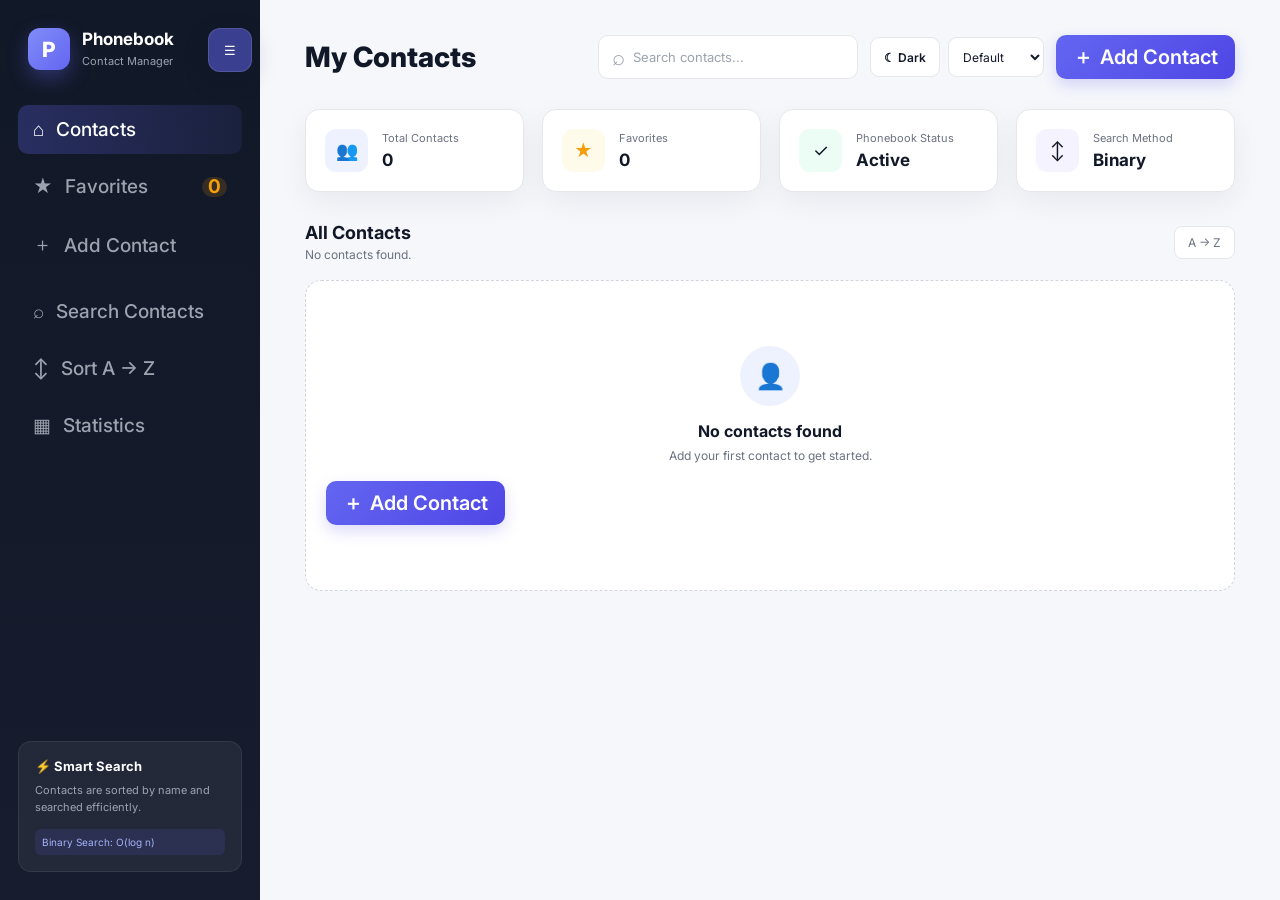
<file: index.html>
<!DOCTYPE html>
<html lang="en">

<head>
  <meta charset="UTF-8">

  <meta
    name="viewport"
    content="width=device-width, initial-scale=1.0"
  >

  <meta
    name="description"
    content="Phonebook Contact Manager"
  >

  <meta
    name="theme-color"
    content="#111827"
  >

  <title>Phonebook | Contact Manager</title>

  <link
    rel="stylesheet"
 href="style.css"
  >
</head>

<body>

  <!-- SIDEBAR TOGGLE -->
  <button
    class="sidebar-toggle"
    id="sidebarToggle"
    type="button"
    aria-label="Toggle sidebar"
    aria-expanded="true"
    title="Close sidebar"
  >
    <span></span>
    <span></span>
    <span></span>
  </button>


  <!-- APPLICATION -->
  <div class="app">

    <!-- SIDEBAR -->
    <aside
      class="sidebar"
      aria-label="Main navigation"
    >

      <!-- BRAND -->
      <div class="brand">

        <div
          class="brand-icon"
          aria-hidden="true"
        >
          P
        </div>

        <div>
          <h1>Phonebook</h1>

          <span>
            Contact Manager
          </span>
        </div>

      </div>


      <!-- NAVIGATION -->
      <nav>

        <!-- CONTACTS -->
        <button
          class="nav-item active"
          id="contactsNav"
          type="button"
          title="View all contacts"
        >
          <span aria-hidden="true">⌂</span>

          <span>
            Contacts
          </span>
        </button>


        <!-- FAVORITES -->
        <button
          class="nav-item"
          id="favoriteNav"
          type="button"
          title="View favorite contacts"
        >
          <span aria-hidden="true">★</span>

          <span>
            Favorites
          </span>

          <span
            class="favorite-badge"
            id="favoriteNavCount"
            aria-label="Favorite contacts"
          >
            0
          </span>
        </button>


        <!-- ADD CONTACT -->
        <button
          class="nav-item"
          id="addNav"
          type="button"
          title="Add a new contact"
        >
          <span aria-hidden="true">＋</span>

          <span>
            Add Contact
          </span>
        </button>


        <div
          class="sidebar-divider"
          aria-hidden="true"
        ></div>


        <!-- SEARCH -->
        <button
          class="nav-item"
          id="searchNav"
          type="button"
          title="Search contacts"
        >
          <span aria-hidden="true">⌕</span>

          <span>
            Search Contacts
          </span>
        </button>


        <!-- SORT -->
        <button
          class="nav-item"
          id="sortNav"
          type="button"
          title="Sort contacts alphabetically"
        >
          <span aria-hidden="true">↕</span>

          <span>
            Sort A → Z
          </span>
        </button>


        <!-- STATISTICS -->
        <button
          class="nav-item"
          id="statsNav"
          type="button"
          title="View statistics"
        >
          <span aria-hidden="true">▦</span>

          <span>
            Statistics
          </span>
        </button>

      </nav>


      <!-- SIDEBAR BOTTOM -->
      <div class="sidebar-bottom">

        <div class="algorithm-card">

          <div class="algorithm-title">
            <span aria-hidden="true">⚡</span>
            Smart Search
          </div>

          <p>
            Contacts are sorted by name
            and searched efficiently.
          </p>

          <div class="complexity">
            Binary Search: O(log n)
          </div>

        </div>

      </div>

    </aside>


    <!-- MAIN CONTENT -->
    <main class="main">

      <!-- TOP BAR -->
      <header class="topbar">

        <!-- PAGE TITLE -->
        <div class="page-title">

          <h2>
            My Contacts
          </h2>

        </div>


        <!-- TOP ACTIONS -->
        <div class="top-actions">

          <!-- SEARCH -->
          <div
            class="search-box"
            role="search"
          >

            <span aria-hidden="true">
              ⌕
            </span>

            <input
              type="search"
              id="searchInput"
              placeholder="Search contacts..."
              autocomplete="off"
              aria-label="Search contacts"
            >

          </div>


          <!-- THEME CONTROLS -->
          <div class="theme-controls">

            <button
              type="button"
              class="theme-button"
              id="themeButton"
              title="Switch to dark mode"
            >
              ☾ Dark
            </button>


            <select
              class="background-select"
              id="backgroundSelect"
              title="Change background"
              aria-label="Choose background"
            >
              <option value="default">
                Default
              </option>

              <option value="lavender">
                Lavender
              </option>

              <option value="blue">
                Soft Blue
              </option>

              <option value="mint">
                Mint
              </option>

              <option value="slate">
                Slate
              </option>
            </select>

          </div>


          <!-- ADD CONTACT -->
          <button
            class="add-button"
            id="addButton"
            type="button"
            title="Add a new contact"
          >
            <span aria-hidden="true">
              ＋
            </span>

            <span>
              Add Contact
            </span>
          </button>

        </div>

      </header>


      <!-- STATISTICS -->
      <section
        class="stats"
        aria-label="Phonebook statistics"
      >

        <!-- TOTAL CONTACTS -->
        <div
          class="stat-card"
          id="totalContactsCard"
          role="button"
          tabindex="0"
          title="View all contacts"
        >

          <div
            class="stat-icon blue"
            aria-hidden="true"
          >
            👥
          </div>

          <div>

            <span>
              Total Contacts
            </span>

            <strong id="totalContacts">
              0
            </strong>

          </div>

        </div>


        <!-- FAVORITES -->
        <div
          class="stat-card"
          id="favoriteContactsCard"
          role="button"
          tabindex="0"
          title="View favorite contacts"
        >

          <div
            class="stat-icon gold"
            aria-hidden="true"
          >
            ★
          </div>

          <div>

            <span>
              Favorites
            </span>

            <strong id="favoriteContactsCount">
              0
            </strong>

          </div>

        </div>


        <!-- STATUS -->
        <div class="stat-card">

          <div
            class="stat-icon green"
            aria-hidden="true"
          >
            ✓
          </div>

          <div>

            <span>
              Phonebook Status
            </span>

            <strong>
              Active
            </strong>

          </div>

        </div>


        <!-- SEARCH METHOD -->
        <div class="stat-card">

          <div
            class="stat-icon purple"
            aria-hidden="true"
          >
            ↕
          </div>

          <div>

            <span>
              Search Method
            </span>

            <strong>
              Binary
            </strong>

          </div>

        </div>

      </section>


      <!-- CONTACT SECTION -->
      <section
        class="contacts-section"
        aria-labelledby="contactsHeading"
      >

        <!-- SECTION HEADER -->
        <div class="section-header">

          <div>

            <h3 id="contactsHeading">
              All Contacts
            </h3>

            <p id="resultText">
              Your saved contacts
            </p>

          </div>


          <!-- SORT BUTTON -->
          <button
            class="sort-button"
            id="sortButton"
            type="button"
            title="Sort contacts A to Z"
          >
            A → Z
          </button>

        </div>


        <!-- LOADING -->
        <div
          class="loading"
          id="loading"
          role="status"
          aria-live="polite"
        >

          <div
            class="spinner"
            aria-hidden="true"
          ></div>

          Loading contacts...

        </div>


        <!-- EMPTY STATE -->
        <div
          class="empty"
          id="emptyState"
          style="display: none;"
        >

          <div
            class="empty-icon"
            aria-hidden="true"
          >
            👤
          </div>

          <h3>
            No contacts found
          </h3>

          <p>
            Add your first contact
            to get started.
          </p>

          <button
            class="add-button"
            id="emptyAddButton"
            type="button"
          >
            <span aria-hidden="true">
              ＋
            </span>

            <span>
              Add Contact
            </span>
          </button>

        </div>


        <!-- CONTACT GRID -->
        <div
          class="contact-grid"
          id="contactGrid"
          aria-live="polite"
        ></div>

      </section>

    </main>

  </div>


  <!-- ADD / EDIT MODAL -->
  <div
    class="modal-overlay"
    id="modalOverlay"
    role="dialog"
    aria-modal="true"
    aria-labelledby="modalTitle"
  >

    <div class="modal">

      <button
        class="close-button"
        id="closeModal"
        type="button"
        aria-label="Close contact form"
        title="Close"
      >
        ×
      </button>


      <div class="modal-header">

        <div
          class="modal-icon"
          aria-hidden="true"
        >
          👤
        </div>

        <div>

          <h2 id="modalTitle">
            Add Contact
          </h2>

          <p>
            Enter contact information below.
          </p>

        </div>

      </div>


      <form
        id="contactForm"
        novalidate
      >

        <input
          type="hidden"
          id="oldPhone"
        >


        <!-- NAME -->
        <div class="form-group">

          <label for="name">
            Full Name
          </label>

          <input
            type="text"
            id="name"
            name="name"
            placeholder="e.g. Rahim Ahmed"
            autocomplete="name"
            maxlength="100"
            required
          >

        </div>


        <!-- PHONE -->
        <div class="form-group">

          <label for="phone">
            Phone Number
          </label>

          <input
            type="tel"
            id="phone"
            name="phone"
            placeholder="e.g. 01712345678"
            autocomplete="tel"
            maxlength="30"
            required
          >

        </div>


        <!-- EMAIL -->
        <div class="form-group">

          <label for="email">
            Email Address
          </label>

          <input
            type="email"
            id="email"
            name="email"
            placeholder="e.g. rahim@email.com"
            autocomplete="email"
            maxlength="150"
          >

        </div>


        <!-- PROFILE PHOTO -->
        <div class="form-group photo-form-group">

          <label for="photoInput">
            Profile Photo
          </label>

          <div class="photo-upload">

            <div
              class="photo-preview"
              id="photoPreview"
              aria-label="Photo preview"
            ></div>


            <div class="photo-upload-content">

              <label
                for="photoInput"
                class="photo-select-button"
              >
                Choose Photo
              </label>

              <input
                type="file"
                id="photoInput"
                name="photo"
                accept="image/png,image/jpeg,image/webp"
                hidden
              >

              <span>
                JPG, PNG or WEBP
              </span>

            </div>

          </div>

        </div>


        <!-- FORM MESSAGE -->
        <div
          class="form-message"
          id="formMessage"
          role="alert"
          aria-live="polite"
        ></div>


        <!-- FORM BUTTONS -->
        <div class="form-actions">

          <button
            type="button"
            class="cancel-button"
            id="cancelButton"
          >
            Cancel
          </button>

          <button
            type="submit"
            class="save-button"
            id="saveButton"
          >
            Save Contact
          </button>

        </div>

      </form>

    </div>

  </div>


  <!-- DELETE MODAL -->
  <div
    class="modal-overlay"
    id="deleteOverlay"
    role="dialog"
    aria-modal="true"
    aria-labelledby="deleteTitle"
  >

    <div class="delete-modal">

      <div
        class="delete-icon"
        aria-hidden="true"
      >
        !
      </div>

      <h2 id="deleteTitle">
        Delete Contact?
      </h2>

      <p id="deleteText">
        Are you sure you want to delete
        this contact?
      </p>

      <div class="form-actions">

        <button
          class="cancel-button"
          id="cancelDelete"
          type="button"
        >
          Cancel
        </button>

        <button
          class="delete-confirm"
          id="confirmDelete"
          type="button"
        >
          Delete
        </button>

      </div>

    </div>

  </div>


  <!-- TOAST -->
  <div
    class="toast"
    id="toast"
    role="status"
    aria-live="polite"
  >

    <span
      id="toastIcon"
      aria-hidden="true"
    >
      ✓
    </span>

    <span id="toastMessage"></span>

  </div>


  <!-- CONTACT DETAILS MODAL -->
  <div
    class="modal-overlay"
    id="detailsOverlay"
    role="dialog"
    aria-modal="true"
    aria-labelledby="detailsName"
  >

    <div class="details-modal">

      <button
        class="close-button"
        id="closeDetails"
        type="button"
        aria-label="Close contact details"
        title="Close"
      >
        ×
      </button>


      <div
        class="details-photo"
        id="detailsPhoto"
      >
        👤
      </div>


      <h2 id="detailsName">
        Contact Name
      </h2>


      <p class="details-label">
        Contact Information
      </p>


      <div class="details-info">

        <!-- PHONE -->
        <div class="details-row">

          <span aria-hidden="true">
            ☎
          </span>

          <div>

            <small>
              Phone
            </small>

            <strong id="detailsPhone">
              -
            </strong>

          </div>

        </div>


        <!-- EMAIL -->
        <div class="details-row">

          <span aria-hidden="true">
            ✉
          </span>

          <div>

            <small>
              Email
            </small>

            <strong id="detailsEmail">
              -
            </strong>

          </div>

        </div>


        <!-- FAVORITE -->
        <div class="details-row">

          <span aria-hidden="true">
            ★
          </span>

          <div>

            <small>
              Status
            </small>

            <strong id="detailsFavorite">
              Not Favorite
            </strong>

          </div>

        </div>

      </div>


      <!-- DETAILS ACTIONS -->
      <div class="details-actions">

        <button
          class="cancel-button"
          id="detailsEdit"
          type="button"
        >
          ✎ Edit
        </button>

        <button
          class="delete-confirm"
          id="detailsDelete"
          type="button"
        >
          × Delete
        </button>

      </div>

    </div>

  </div>


  <!--
    One-time reset:
    removes the old saved collapsed state that was
    created by the previous sidebar implementation.
  -->
  <script>
    if (
      !localStorage.getItem(
        "phonebookSidebarInitialized"
      )
    ) {
      localStorage.removeItem(
        "phonebookSidebarCollapsed"
      );

      localStorage.setItem(
        "phonebookSidebarInitialized",
        "1"
      );
    }
  </script>
<script src="script.js"></script>

</body>
</html>
</file>
<file: style.css>
@import url('https://fonts.googleapis.com/css2?family=Inter:wght@400;500;600;700;800&display=swap');

/* ============================================================
   RESET
   ============================================================ */

* {
    margin: 0;
    padding: 0;
    box-sizing: border-box;
}


/* ============================================================
   VARIABLES
   ============================================================ */

:root {
    --primary: #6366f1;
    --primary-dark: #4f46e5;

    --background: #f5f7fb;
    --sidebar: #111827;
    --card: #ffffff;

    --text: #111827;
    --muted: #6b7280;

    --border: #e5e7eb;

    --danger: #ef4444;
    --success: #10b981;

    --shadow:
        0 10px 30px rgba(15, 23, 42, 0.06);
}


/* ============================================================
   BODY
   ============================================================ */

body {
    font-family: 'Inter', sans-serif;

    background: var(--background);
    color: var(--text);

    min-height: 100vh;

    transition:
        background .25s ease,
        color .25s ease;
}


/* ============================================================
   BASIC ELEMENTS
   ============================================================ */

button,
input,
select {
    font-family: inherit;
}

button {
    cursor: pointer;
}


/* ============================================================
   APP
   ============================================================ */

.app {
    display: flex;
    min-height: 100vh;
}


/* ============================================================
   SIDEBAR
   ============================================================ */

.sidebar {
    width: 260px;

    background:
        linear-gradient(
            180deg,
            #111827,
            #171c2e
        );

    color: white;

    padding: 28px 18px;

    display: flex;
    flex-direction: column;

    position: fixed;

    left: 0;
    top: 0;
    bottom: 0;

    z-index: 900;

    transform: translateX(0);

    transition:
        transform .32s cubic-bezier(.4, 0, .2, 1);

    will-change: transform;
}


/* ============================================================
   BRAND
   ============================================================ */

.brand {
    display: flex;
    align-items: center;

    gap: 12px;

    padding:
        0 10px 35px;
}

.brand-icon {
    width: 42px;
    height: 42px;

    border-radius: 12px;

    display: flex;
    align-items: center;
    justify-content: center;

    background:
        linear-gradient(
            135deg,
            #818cf8,
            #6366f1
        );

    font-size: 21px;
    font-weight: 800;

    box-shadow:
        0 8px 20px rgba(99, 102, 241, .35);
}

.brand h1 {
    font-size: 17px;
    font-weight: 700;
}

.brand span {
    font-size: 11px;
    color: #9ca3af;
}


/* ============================================================
   NAVIGATION
   ============================================================ */

nav {
    display: flex;
    flex-direction: column;
    gap: 8px;
}

.nav-item {
    width: 100%;

    border: none;
    background: transparent;

    color: #9ca3af;

    padding: 13px 15px;

    border-radius: 10px;

    text-align: left;

    font-size: 14px;
    font-weight: 500;

    display: flex;
    gap: 12px;

    align-items: center;

    transition:
        background .2s ease,
        color .2s ease,
        transform .2s ease;
}

.nav-item span {
    font-size: 19px;
}

.nav-item:hover {
    background:
        rgba(255,255,255,.06);

    color: white;
}

.nav-item.active {
    background:
        linear-gradient(
            90deg,
            rgba(99,102,241,.28),
            rgba(99,102,241,.10)
        );

    color: white;
}


/* ============================================================
   FAVORITE BADGE
   ============================================================ */

.favorite-badge {
    margin-left: auto;

    min-width: 20px;
    height: 20px;

    padding: 0 6px;

    border-radius: 10px;

    background:
        rgba(245,158,11,.16);

    color: #f59e0b;

    display: inline-flex;

    align-items: center;
    justify-content: center;

    font-size: 10px;
    font-weight: 700;
}


/* ============================================================
   SIDEBAR BOTTOM
   ============================================================ */

.sidebar-bottom {
    margin-top: auto;
}

.algorithm-card {
    padding: 16px;

    background:
        rgba(255,255,255,.06);

    border:
        1px solid rgba(255,255,255,.07);

    border-radius: 13px;
}

.algorithm-title {
    font-size: 13px;
    font-weight: 700;

    margin-bottom: 8px;
}

.algorithm-card p {
    font-size: 11px;

    line-height: 1.6;

    color: #9ca3af;

    margin-bottom: 12px;
}

.complexity {
    font-size: 10px;

    color: #a5b4fc;

    background:
        rgba(99,102,241,.12);

    padding: 7px;

    border-radius: 6px;
}


/* ============================================================
   MAIN
   ============================================================ */

.main {
    margin-left: 260px;

    width:
        calc(100% - 260px);

    padding:
        35px 45px;

    transition:
        margin-left .32s cubic-bezier(.4,0,.2,1),
        width .32s cubic-bezier(.4,0,.2,1);
}


/* ============================================================
   SIDEBAR COLLAPSED
   ============================================================ */

.app.sidebar-collapsed .sidebar {
    transform:
        translateX(-100%);
}

.app.sidebar-collapsed .main {
    margin-left: 0;
    width: 100%;
}


/* ============================================================
   TOP BAR
   ============================================================ */

.topbar {
    display: flex;

    justify-content:
        space-between;

    align-items: center;

    margin-bottom: 30px;
}

/*
   You wanted to remove "Welcome back".
   Keep the HTML but hide the text.
*/

.welcome {
    display: none;
}

.topbar h2 {
    font-size: 28px;
    font-weight: 800;
}

.top-actions {
    display: flex;

    gap: 12px;

    align-items: center;
}


/* ============================================================
   SEARCH
   ============================================================ */

.search-box {
    width: 260px;
    height: 44px;

    background:
        var(--card);

    border:
        1px solid var(--border);

    border-radius: 10px;

    display: flex;

    align-items: center;

    padding: 0 13px;

    gap: 8px;

    transition: .2s;
}

.search-box:focus-within {
    border-color:
        var(--primary);

    box-shadow:
        0 0 0 3px
        rgba(99,102,241,.1);
}

.search-box span {
    font-size: 22px;
    color: #9ca3af;
}

.search-box input {
    border: none;
    outline: none;

    width: 100%;

    font-size: 13px;

    background: transparent;

    color: var(--text);
}

.search-box input::placeholder {
    color: #9ca3af;
}


/* ============================================================
   THEME CONTROLS
   ============================================================ */

.theme-controls {
    display: flex;

    align-items: center;

    gap: 8px;
}

.theme-button {
    height: 40px;

    padding: 0 13px;

    border:
        1px solid var(--border);

    background:
        var(--card);

    color:
        var(--text);

    border-radius: 9px;

    font-size: 12px;

    font-weight: 600;

    transition: .2s;
}

.theme-button:hover {
    border-color:
        var(--primary);

    color:
        var(--primary);
}

.background-select {
    height: 40px;

    padding: 0 10px;

    border:
        1px solid var(--border);

    background:
        var(--card);

    color:
        var(--text);

    border-radius: 9px;

    outline: none;

    font-size: 12px;

    cursor: pointer;
}


/* ============================================================
   ADD BUTTON
   ============================================================ */

.add-button {
    border: none;

    background:
        linear-gradient(
            135deg,
            #6366f1,
            #4f46e5
        );

    color: white;

    height: 44px;

    padding: 0 17px;

    border-radius: 10px;

    font-weight: 600;

    display: flex;

    align-items: center;

    gap: 7px;

    box-shadow:
        0 6px 15px
        rgba(79,70,229,.2);

    transition: .2s;
}

.add-button:hover {
    transform:
        translateY(-2px);

    box-shadow:
        0 10px 20px
        rgba(79,70,229,.28);
}

.add-button span {
    font-size: 20px;
}


/* ============================================================
   STATISTICS
   ============================================================ */

.stats {
    display: grid;

    grid-template-columns:
        repeat(4, 1fr);

    gap: 18px;

    margin-bottom: 30px;
}

.stat-card {
    background:
        var(--card);

    border:
        1px solid var(--border);

    border-radius: 14px;

    padding: 19px;

    display: flex;

    align-items: center;

    gap: 14px;

    box-shadow:
        var(--shadow);

    transition:
        transform .2s ease,
        box-shadow .2s ease,
        border-color .2s ease;
}

.stat-card:hover {
    transform:
        translateY(-2px);

    box-shadow:
        0 14px 35px
        rgba(15,23,42,.08);

    border-color:
        #c7d2fe;
}

.stat-icon {
    width: 43px;
    height: 43px;

    border-radius: 11px;

    display: flex;

    align-items: center;
    justify-content: center;

    font-size: 18px;
}

.stat-icon.blue {
    background: #eef2ff;
}

.stat-icon.green {
    background: #ecfdf5;
}

.stat-icon.purple {
    background: #f5f3ff;
}

.stat-icon.gold {
    background: #fffbeb;

    color: #f59e0b;
}

.stat-card span {
    display: block;

    color:
        var(--muted);

    font-size: 11px;

    margin-bottom: 5px;
}

.stat-card strong {
    font-size: 17px;
}


/* ============================================================
   CONTACT SECTION
   ============================================================ */

.contacts-section {
    background: transparent;
}

.section-header {
    display: flex;

    justify-content:
        space-between;

    align-items: center;

    margin-bottom: 18px;
}

.section-header h3 {
    font-size: 18px;

    margin-bottom: 4px;
}

.section-header p {
    color:
        var(--muted);

    font-size: 12px;
}

.sort-button {
    border:
        1px solid var(--border);

    background:
        var(--card);

    color:
        var(--muted);

    border-radius: 8px;

    padding:
        8px 13px;

    font-size: 12px;

    transition: .2s;
}

.sort-button:hover {
    border-color:
        var(--primary);

    color:
        var(--primary);
}


/* ============================================================
   CONTACT GRID
   ============================================================ */

.contact-grid {
    display: grid;

    grid-template-columns:
        repeat(2, 1fr);

    gap: 16px;
}


/* ============================================================
   CONTACT CARD
   ============================================================ */

.contact-card {
    background:
        var(--card);

    border:
        1px solid var(--border);

    border-radius: 14px;

    padding: 19px;

    display: flex;

    align-items: center;

    gap: 15px;

    transition:
        transform .25s ease,
        border-color .25s ease,
        box-shadow .25s ease;

    animation:
        cardIn .35s ease;
}

.contact-card:hover {
    transform:
        translateY(-3px);

    border-color:
        #c7d2fe;

    box-shadow:
        0 15px 30px
        rgba(15,23,42,.08);
}

@keyframes cardIn {
    from {
        opacity: 0;

        transform:
            translateY(8px);
    }

    to {
        opacity: 1;

        transform:
            translateY(0);
    }
}


/* ============================================================
   AVATAR
   ============================================================ */

.avatar {
    width: 50px;
    height: 50px;

    min-width: 50px;

    border-radius: 14px;

    background:
        linear-gradient(
            135deg,
            #818cf8,
            #6366f1
        );

    color: white;

    display: flex;

    align-items: center;
    justify-content: center;

    font-size: 17px;
    font-weight: 700;

    overflow: hidden;
}

.avatar-photo {
    width: 100%;
    height: 100%;

    object-fit: cover;

    display: block;
}


/* ============================================================
   CONTACT INFORMATION
   ============================================================ */

.contact-info {
    flex: 1;

    min-width: 0;
}

.contact-name {
    font-size: 14px;

    font-weight: 700;

    margin-bottom: 6px;
}

.contact-detail {
    font-size: 11px;

    color:
        var(--muted);

    margin-top: 3px;

    overflow: hidden;

    text-overflow:
        ellipsis;

    white-space:
        nowrap;
}


/* ============================================================
   CONTACT ACTIONS
   ============================================================ */

.contact-actions {
    display: flex;

    gap: 5px;
}

.icon-button {
    border: none;

    width: 32px;
    height: 32px;

    border-radius: 8px;

    background:
        #f8fafc;

    color:
        #64748b;

    transition: .2s;
}

.icon-button:hover {
    background:
        #eef2ff;

    color:
        var(--primary);
}

.icon-button.delete:hover {
    background:
        #fef2f2;

    color:
        var(--danger);
}


/* ============================================================
   FAVORITES
   ============================================================ */

.favorite-button {
    color:
        #94a3b8;

    font-size: 17px;
}

.favorite-button:hover {
    color:
        #f59e0b;

    background:
        #fffbeb;
}

.contact-card.is-favorite {
    border-color:
        #fde68a;
}

.contact-card.is-favorite:hover {
    border-color:
        #fbbf24;
}

.contact-card.is-favorite
.favorite-button {
    color:
        #f59e0b;

    background:
        #fffbeb;
}


/* ============================================================
   EMPTY STATE
   ============================================================ */

.empty {
    background:
        var(--card);

    border:
        1px dashed #d1d5db;

    border-radius: 16px;

    padding:
        65px 20px;

    text-align: center;
}

.empty-icon {
    width: 60px;
    height: 60px;

    margin:
        auto auto 15px;

    background:
        #eef2ff;

    border-radius:
        50%;

    display: flex;

    align-items: center;
    justify-content: center;

    font-size: 25px;
}

.empty h3 {
    font-size: 16px;

    margin-bottom: 7px;
}

.empty p {
    font-size: 12px;

    color:
        var(--muted);

    margin-bottom: 18px;
}


/* ============================================================
   LOADING
   ============================================================ */

.loading {
    text-align: center;

    padding: 50px;

    color:
        var(--muted);

    font-size: 13px;
}

.spinner {
    width: 28px;
    height: 28px;

    border:
        3px solid #e5e7eb;

    border-top-color:
        var(--primary);

    border-radius: 50%;

    margin:
        0 auto 12px;

    animation:
        spin .8s linear infinite;
}

@keyframes spin {
    to {
        transform:
            rotate(360deg);
    }
}


/* ============================================================
   MODAL OVERLAY
   ============================================================ */

.modal-overlay {
    position: fixed;

    inset: 0;

    background:
        rgba(15,23,42,.55);

    backdrop-filter:
        blur(4px);

    display: none;

    align-items: center;
    justify-content: center;

    z-index: 100;

    padding: 20px;
}

.modal-overlay.show {
    display: flex;

    animation:
        fadeIn .2s ease;
}

@keyframes fadeIn {
    from {
        opacity: 0;
    }

    to {
        opacity: 1;
    }
}


/* ============================================================
   CONTACT FORM MODAL
   ============================================================ */

.modal {
    width: 100%;

    max-width: 470px;

    background:
        var(--card);

    color:
        var(--text);

    border-radius: 18px;

    padding: 27px;

    position: relative;

    box-shadow:
        0 25px 70px
        rgba(0,0,0,.2);

    animation:
        modalIn .25s ease;
}

@keyframes modalIn {
    from {
        opacity: 0;

        transform:
            translateY(15px)
            scale(.98);
    }

    to {
        opacity: 1;

        transform:
            translateY(0)
            scale(1);
    }
}

.close-button {
    position: absolute;

    right: 17px;
    top: 17px;

    width: 31px;
    height: 31px;

    border: none;

    background:
        #f3f4f6;

    border-radius: 8px;

    font-size: 21px;

    color:
        #6b7280;
}

.modal-header {
    display: flex;

    align-items: center;

    gap: 13px;

    margin-bottom: 24px;
}

.modal-icon {
    width: 46px;
    height: 46px;

    background:
        #eef2ff;

    border-radius: 12px;

    display: flex;

    align-items: center;
    justify-content: center;

    font-size: 20px;
}

.modal-header h2 {
    font-size: 18px;

    margin-bottom: 3px;
}

.modal-header p {
    font-size: 11px;

    color:
        var(--muted);
}


/* ============================================================
   FORM
   ============================================================ */

.form-group {
    margin-bottom: 16px;
}

.form-group label {
    display: block;

    font-size: 12px;

    font-weight: 600;

    margin-bottom: 7px;
}

.form-group input {
    width: 100%;

    height: 43px;

    border:
        1px solid var(--border);

    border-radius: 9px;

    outline: none;

    padding:
        0 12px;

    font-size: 13px;

    transition: .2s;

    background:
        var(--card);

    color:
        var(--text);
}

.form-group input:focus {
    border-color:
        var(--primary);

    box-shadow:
        0 0 0 3px
        rgba(99,102,241,.1);
}

.form-group input::placeholder {
    color:
        #9ca3af;
}

.form-message {
    font-size: 12px;

    margin-bottom: 10px;

    min-height: 16px;
}

.form-message.error {
    color:
        var(--danger);
}

.form-actions {
    display: flex;

    justify-content:
        flex-end;

    gap: 9px;

    margin-top: 20px;
}

.cancel-button {
    border:
        1px solid var(--border);

    background:
        var(--card);

    padding:
        10px 17px;

    border-radius: 9px;

    font-size: 12px;

    font-weight: 600;

    color:
        var(--muted);
}

.save-button {
    border: none;

    background:
        var(--primary);

    color: white;

    padding:
        10px 19px;

    border-radius: 9px;

    font-size: 12px;

    font-weight: 600;
}

.save-button:hover {
    background:
        var(--primary-dark);
}


/* ============================================================
   DELETE MODAL
   ============================================================ */

.delete-modal {
    width: 100%;

    max-width: 390px;

    background:
        var(--card);

    color:
        var(--text);

    border-radius: 17px;

    padding: 30px;

    text-align: center;

    animation:
        modalIn .25s ease;
}

.delete-icon {
    width: 55px;
    height: 55px;

    margin:
        0 auto 15px;

    background:
        #fef2f2;

    color:
        var(--danger);

    border-radius: 50%;

    display: flex;

    align-items: center;
    justify-content: center;

    font-size: 25px;

    font-weight: 800;
}

.delete-modal h2 {
    font-size: 18px;

    margin-bottom: 8px;
}

.delete-modal p {
    font-size: 12px;

    color:
        var(--muted);

    line-height: 1.6;
}

.delete-confirm {
    border: none;

    background:
        var(--danger);

    color: white;

    padding:
        10px 19px;

    border-radius: 9px;

    font-size: 12px;

    font-weight: 600;
}

.delete-confirm:hover {
    background:
        #dc2626;
}


/* ============================================================
   TOAST
   ============================================================ */

.toast {
    position: fixed;

    right: 25px;
    bottom: 25px;

    background:
        #111827;

    color: white;

    padding:
        13px 17px;

    border-radius: 10px;

    display: flex;

    gap: 9px;

    align-items: center;

    font-size: 12px;

    box-shadow:
        0 12px 30px
        rgba(0,0,0,.18);

    transform:
        translateY(100px);

    opacity: 0;

    transition: .3s;

    z-index: 300;
}

.toast.show {
    transform:
        translateY(0);

    opacity: 1;
}

.toast span:first-child {
    color:
        #34d399;

    font-weight: 800;
}


/* ============================================================
   BACKGROUND THEMES
   ============================================================ */

body[data-background="lavender"] {
    --background:
        #f4f1ff;
}

body[data-background="blue"] {
    --background:
        #eef6ff;
}

body[data-background="mint"] {
    --background:
        #eefbf5;
}

body[data-background="slate"] {
    --background:
        #eef2f7;
}


/* ============================================================
   DARK MODE
   ============================================================ */

body[data-theme="dark"] {
    --background:
        #0b1120;

    --card:
        #111827;

    --text:
        #f3f4f6;

    --muted:
        #9ca3af;

    --border:
        #263244;

    --shadow:
        0 10px 30px
        rgba(0,0,0,.25);
}

body[data-theme="dark"] .sidebar {
    background:
        linear-gradient(
            180deg,
            #070b14,
            #111827
        );
}

body[data-theme="dark"] .search-box,
body[data-theme="dark"] .stat-card,
body[data-theme="dark"] .contact-card,
body[data-theme="dark"] .empty,
body[data-theme="dark"] .modal,
body[data-theme="dark"] .delete-modal,
body[data-theme="dark"] .sort-button,
body[data-theme="dark"] .theme-button,
body[data-theme="dark"] .background-select {
    background:
        var(--card);

    color:
        var(--text);

    border-color:
        var(--border);
}

body[data-theme="dark"] .search-box input,
body[data-theme="dark"] .form-group input {
    background:
        #0b1220;

    color:
        var(--text);

    border-color:
        var(--border);
}

body[data-theme="dark"]
.search-box input::placeholder,
body[data-theme="dark"]
.form-group input::placeholder {
    color:
        #64748b;
}

body[data-theme="dark"] .icon-button,
body[data-theme="dark"] .close-button,
body[data-theme="dark"] .cancel-button {
    background:
        #1f2937;

    color:
        #cbd5e1;

    border-color:
        var(--border);
}

body[data-theme="dark"] .stat-icon.blue {
    background:
        #1e293b;
}

body[data-theme="dark"] .stat-icon.green {
    background:
        #10251f;
}

body[data-theme="dark"] .stat-icon.purple {
    background:
        #211d35;
}

body[data-theme="dark"] .stat-icon.gold {
    background:
        #2a2110;
}

body[data-theme="dark"] .empty-icon,
body[data-theme="dark"] .modal-icon {
    background:
        #1e293b;
}

body[data-theme="dark"]
.favorite-button:hover,
body[data-theme="dark"]
.contact-card.is-favorite
.favorite-button {
    background:
        #2a2110;
}

body[data-theme="dark"]
.contact-card.is-favorite {
    border-color:
        #6b4f12;
}


/* ============================================================
   PROFILE PHOTO UPLOAD
   ============================================================ */

.photo-form-group {
    margin-top: 18px;
}

.photo-upload {
    display: flex;

    align-items: center;

    gap: 16px;

    margin-top: 8px;
}

.photo-preview {
    width: 72px;
    height: 72px;

    border-radius: 18px;

    background:
        #eef1ff;

    border:
        2px dashed #c9ceff;

    display: none;

    overflow: hidden;

    flex-shrink: 0;
}

.photo-preview img {
    width: 100%;
    height: 100%;

    object-fit: cover;
}

.photo-upload-content {
    display: flex;

    flex-direction: column;

    gap: 6px;
}

.photo-select-button {
    display: inline-flex;

    align-items: center;
    justify-content: center;

    width: fit-content;

    padding:
        10px 16px;

    border-radius: 10px;

    background:
        #6366f1;

    color: white;

    font-weight: 600;

    cursor: pointer;

    transition: .2s ease;
}

.photo-select-button:hover {
    background:
        #4f46e5;

    transform:
        translateY(-1px);
}

.photo-upload-content span {
    font-size: 12px;

    color:
        #7b8190;
}

body[data-theme="dark"]
.photo-preview {
    background:
        #20243a;

    border-color:
        #4b5563;
}

body[data-theme="dark"]
.photo-upload-content span {
    color:
        #9ca3af;
}


/* ============================================================
   CONTACT DETAILS POPUP
   ============================================================ */

#detailsOverlay {
    display: none;
}

#detailsOverlay.show {
    display: flex;
}

.details-modal {
    width: 430px;

    max-width:
        calc(100vw - 32px);

    background:
        var(--card);

    color:
        var(--text);

    border:
        1px solid var(--border);

    border-radius: 18px;

    padding: 28px;

    position: relative;

    text-align: center;

    box-shadow:
        0 25px 60px
        rgba(15,23,42,.20);

    animation:
        detailsModalIn .2s ease;
}

@keyframes detailsModalIn {
    from {
        opacity: 0;

        transform:
            translateY(10px)
            scale(.98);
    }

    to {
        opacity: 1;

        transform:
            translateY(0)
            scale(1);
    }
}

.details-photo {
    width: 110px;
    height: 110px;

    margin:
        5px auto 20px;

    border-radius: 50%;

    background:
        linear-gradient(
            135deg,
            #818cf8,
            #6366f1
        );

    color: white;

    display: flex;

    align-items: center;
    justify-content: center;

    font-size: 30px;

    font-weight: 700;

    overflow: hidden;

    border:
        4px solid #eef2ff;
}

.details-photo img {
    width: 100%;
    height: 100%;

    object-fit: cover;
}

.details-info {
    text-align: center;
}

.details-info h2 {
    margin:
        0 0 18px;

    font-size: 23px;

    color:
        var(--text);
}

.details-line {
    margin:
        10px 0;

    color:
        var(--muted);

    font-size: 14px;
}

.details-line span {
    color:
        var(--text);

    margin-left: 5px;
}

.details-favorite {
    display: inline-block;

    margin-top: 12px;

    padding:
        7px 12px;

    border-radius: 8px;

    background:
        #fff7ed;

    color:
        #f59e0b;

    font-size: 13px;

    font-weight: 600;
}

.details-actions {
    display: flex;

    justify-content:
        center;

    gap: 10px;

    margin-top: 25px;
}

.details-actions button {
    flex: 1;
}


/* ============================================================
   DETAILS POPUP ALTERNATIVE ROWS
   ============================================================ */

.details-info .details-row {
    display: flex;

    align-items: center;

    gap: 14px;

    padding: 13px;

    border-radius: 12px;

    background:
        rgba(99,102,241,.06);

    text-align: left;
}

.details-row > span {
    width: 38px;
    height: 38px;

    min-width: 38px;

    border-radius: 10px;

    background:
        rgba(99,102,241,.12);

    display: flex;

    align-items: center;
    justify-content: center;

    font-size: 17px;
}

.details-row div {
    display: flex;

    flex-direction: column;

    gap: 3px;

    min-width: 0;
}

.details-row small {
    color:
        #8a91a0;

    font-size: 11px;
}

.details-row strong {
    color:
        var(--text);

    font-size: 14px;

    word-break:
        break-word;
}


/* ============================================================
   DARK DETAILS POPUP
   ============================================================ */

body[data-theme="dark"]
.details-modal {
    background:
        #111827;

    border-color:
        #374151;
}

body[data-theme="dark"]
.details-info h2 {
    color:
        #f9fafb;
}

body[data-theme="dark"]
.details-line span {
    color:
        #f3f4f6;
}

body[data-theme="dark"]
.details-favorite {
    background:
        #29200b;
}

body[data-theme="dark"]
.details-info .details-row {
    background:
        rgba(99,102,241,.10);
}

/* ============================================================
   SIDEBAR HAMBURGER
   ============================================================ */

/*
   The hamburger button is outside .app in the HTML.

   Therefore we use BODY state instead of:

       .app.sidebar-collapsed .sidebar-toggle

   JavaScript adds/removes:

       body.sidebar-collapsed
*/


.sidebar-toggle {
    position: fixed;

    top: 42px;
    left: 208px;

    width: 48px;
    height: 48px;

    padding: 0;

    border:
        1px solid
        rgba(255,255,255,.12);

    border-radius: 13px;

    background:
        #3b3f8f;

    color: white;

    display: flex;

    flex-direction:
        column;

    align-items:
        center;

    justify-content:
        center;

    gap: 5px;

    cursor: pointer;

    z-index: 1100;

    opacity: 0;

    box-shadow:
        0 8px 25px
        rgba(15,23,42,.22);

    transition:
        left .32s cubic-bezier(.4,0,.2,1),
        top .32s cubic-bezier(.4,0,.2,1),
        opacity .22s ease,
        transform .2s ease,
        background .2s ease,
        box-shadow .2s ease;
}


/* ============================================================
   HAMBURGER LINES
   ============================================================ */

.sidebar-toggle span {
    display: block;

    width: 20px;
    height: 2px;

    border-radius: 2px;

    background:
        white;
}


/* ============================================================
   SIDEBAR OPEN
   ============================================================ */

/*
   Sidebar is open.

   Button stays at the right side of
   the 260px sidebar.

   It appears when hovered/focused.
*/

body:not(.sidebar-collapsed)
.sidebar-toggle:hover,

body:not(.sidebar-collapsed)
.sidebar-toggle:focus-visible {
    opacity: 1;

    transform:
        scale(1.03);
}


/* ============================================================
   SIDEBAR COLLAPSED
   ============================================================ */

/*
   IMPORTANT FIX

   When sidebar is collapsed:

       left: 20px

   This moves the hamburger all the way
   to the left side of the screen.
*/

body.sidebar-collapsed
.sidebar-toggle {
    left: 20px;

    top: 70px;

    width: 48px;
    height: 48px;

    opacity: 1;

    transform:
        scale(1);

    pointer-events:
        auto;
}


/* ============================================================
   HAMBURGER HOVER
   ============================================================ */

.sidebar-toggle:hover {
    background:
        #4f46a5;

    box-shadow:
        0 10px 28px
        rgba(59,63,143,.40);

    transform:
        scale(1.03);
}


.sidebar-toggle:active {
    transform:
        scale(.94);
}


/* ============================================================
   TABLET / MOBILE
   ============================================================ */

@media (max-width: 800px) {

    /*
       COLLAPSED SIDEBAR

       Button remains on the far left.
    */

   body.sidebar-collapsed
.sidebar-toggle {
    left: 6px;
    top: 37px;

    width: 48px;
    height: 48px;

    opacity: 1;

    transform: scale(1);

    pointer-events: auto;
}

    /*
       OPEN SIDEBAR

       Button is positioned at the right edge
       of the mobile sidebar.
    */

    body:not(.sidebar-collapsed)
    .sidebar-toggle {
        left:
            calc(
                min(280px, 86vw) - 48px
            );

        top: 25px;

        width: 44px;
        height: 44px;

        opacity: 0;
    }


    body:not(.sidebar-collapsed)
    .sidebar-toggle:hover,

    body:not(.sidebar-collapsed)
    .sidebar-toggle:focus-visible {
        opacity: 1;
    }
}


/* ============================================================
   VERY SMALL PHONES
   ============================================================ */

@media (max-width: 450px) {

    body.sidebar-collapsed
    .sidebar-toggle {
        left: 12px;

        top: 65px;
    }
}


/* ============================================================
   DARK MODE
   ============================================================ */

body[data-theme="dark"]
.sidebar-toggle {
    background:
        rgba(7,11,20,.96);

    border-color:
        rgba(255,255,255,.10);
}


body[data-theme="dark"]
.sidebar-toggle:hover {
    background:
        #1f2937;
}

/* ============================================================
   OPEN SIDEBAR HOVER
   ============================================================ */

.app:not(.sidebar-collapsed)
.sidebar-toggle:hover,

.app:not(.sidebar-collapsed)
.sidebar-toggle:focus-visible {
    opacity: 1;

    transform:
        scale(1.03);
}


/* ============================================================
   COLLAPSED SIDEBAR BUTTON
   ============================================================ */

/*
   When sidebar is collapsed:

   - button is ALWAYS visible
   - button moves down
   - button stays on the left
*/

.app.sidebar-collapsed
.sidebar-toggle {
    left: 20px;

    top: 70px;

    opacity: 1;

    transform:
        scale(1);

    pointer-events:
        auto;
}


/* ============================================================
   HAMBURGER HOVER
   ============================================================ */

.sidebar-toggle:hover {
    background:
        #4f46a5;

    box-shadow:
        0 10px 28px
        rgba(59,63,143,.40);

    transform:
        scale(1.03);
}

.sidebar-toggle:active {
    transform:
        scale(.94);
}


/* ============================================================
   RESPONSIVE DESIGN
   ============================================================ */

@media (max-width: 1100px) {

    .stats {
        grid-template-columns:
            repeat(2, 1fr);
    }

    .contact-grid {
        grid-template-columns:
            1fr;
    }
}


/* ============================================================
   TABLET / MOBILE
   ============================================================ */

@media (max-width: 800px) {

    /*
       IMPORTANT:

       Sidebar starts OPEN.
       It only disappears after
       sidebar-collapsed is added.
    */

    .sidebar {
        width:
            min(280px, 86vw);

        padding:
            20px 18px;

        transform:
            translateX(0);

        box-shadow:
            18px 0 45px
            rgba(15,23,42,.18);
    }

    .app.sidebar-collapsed
    .sidebar {
        transform:
            translateX(-100%);
    }


    /*
       Main takes full width
       on smaller screens.
    */

    .main,
    .app.sidebar-collapsed .main {
        margin-left: 0;

        width: 100%;

        padding:
            25px;
    }


    /*
       Keep complete sidebar visible.
    */

    .brand {
        justify-content:
            flex-start;

        padding:
            0 10px 30px;
    }

    .brand > div:last-child {
        display:
            block;
    }

    .nav-item {
        justify-content:
            flex-start;

        font-size:
            14px;
    }

    .nav-item span {
        font-size:
            19px;
    }

    .algorithm-card {
        display:
            block;
    }


    /*
       COLLAPSED BUTTON

       Always visible.
    */

    .app.sidebar-collapsed
    .sidebar-toggle {
        left: 14px;

        top: 70px;

        width: 44px;
        height: 44px;

        opacity: 1;
    }


    /*
       OPEN BUTTON

       Hidden until mouse/focus.
    */

    .app:not(.sidebar-collapsed)
    .sidebar-toggle {
        left:
            calc(
                min(280px,86vw) - 48px
            );

        top: 25px;

        width: 44px;
        height: 44px;

        opacity: 0;
    }

    .app:not(.sidebar-collapsed)
    .sidebar-toggle:hover,

    .app:not(.sidebar-collapsed)
    .sidebar-toggle:focus-visible {
        opacity: 1;
    }


    /*
       TOP BAR
    */

    .topbar {
        align-items:
            flex-start;

        flex-direction:
            column;

        gap: 18px;
    }

    .top-actions {
        width: 100%;

        flex-wrap:
            wrap;
    }

    .search-box {
        flex: 1;

        min-width:
            180px;
    }

    .theme-controls {
        width: 100%;
    }

    .theme-button,
    .background-select {
        flex: 1;
    }


    /*
       STATISTICS
    */

    .stats {
        grid-template-columns:
            repeat(2, 1fr);
    }
}


/* ============================================================
   SMALL PHONES
   ============================================================ */

@media (max-width: 650px) {

    .stats {
        grid-template-columns:
            1fr;
    }

    .contact-grid {
        grid-template-columns:
            1fr;
    }

    .top-actions {
        width: 100%;
    }

    .search-box {
        width: 100%;
    }

    .theme-controls {
        width: 100%;
    }
}


/* ============================================================
   VERY SMALL PHONES
   ============================================================ */

@media (max-width: 450px) {

    .main,
    .app.sidebar-collapsed .main {
        padding:
            18px;
    }

    .sidebar {
        width:
            min(280px,86vw);
    }

    .app.sidebar-collapsed
    .sidebar-toggle {
        left: 12px;

        top: 65px;
    }

    .add-button {
        font-size: 0;

        width: 44px;

        justify-content:
            center;

        padding: 0;
    }

    .add-button span {
        font-size: 20px;
    }

    .contact-card {
        padding:
            14px;
    }

    .contact-actions {
        flex-direction:
            column;
    }

    .background-select {
        display:
            none;
    }

    .details-modal {
        padding:
            22px;
    }

    .details-photo {
        width: 90px;
        height: 90px;
    }

    .details-info h2 {
        font-size: 20px;
    }

    .details-actions {
        flex-direction:
            column;
    }
}


/* ============================================================
   DARK MODE HAMBURGER
   ============================================================ */

body[data-theme="dark"]
.sidebar-toggle {
    background:
        rgba(7,11,20,.96);

    border-color:
        rgba(255,255,255,.10);
}

body[data-theme="dark"]
.sidebar-toggle:hover {
    background:
        #1f2937;
}

/* ============================================================
   FINAL SIDEBAR FIX
   ============================================================ */

/* Sidebar is visible by default. */
.sidebar {
    width: 260px;
    transform: translateX(0);
    transition: transform .32s cubic-bezier(.4, 0, .2, 1);
}

/* Hide sidebar only when JS adds this class. */
.app.sidebar-collapsed .sidebar {
    transform: translateX(-100%);
}

/* Main content follows the sidebar. */
.main {
    margin-left: 260px;
    width: calc(100% - 260px);
    transition: margin-left .32s cubic-bezier(.4, 0, .2, 1),
                width .32s cubic-bezier(.4, 0, .2, 1);
}

.app.sidebar-collapsed .main {
    margin-left: 0;
    width: 100%;
}

/* Hamburger button is always reachable. */
.sidebar-toggle {
    position: fixed;
    top: 28px;
    left: 208px;
    width: 44px;
    height: 44px;
    padding: 0;
    border: 1px solid rgba(255,255,255,.12);
    border-radius: 12px;
    background: #3b3f8f;
    color: #fff;
    display: flex;
    align-items: center;
    justify-content: center;
    cursor: pointer;
    z-index: 1200;
    opacity: 1;
    pointer-events: auto;
    box-shadow: 0 8px 25px rgba(15,23,42,.22);
    transition: left .32s cubic-bezier(.4,0,.2,1),
                top .32s cubic-bezier(.4,0,.2,1),
                transform .2s ease,
                background .2s ease,
                box-shadow .2s ease;
}

.sidebar-toggle span {
    display: none;
}

.sidebar-toggle:hover {
    background: #4f46a5;
    box-shadow: 0 10px 28px rgba(59,63,143,.40);
    transform: scale(1.03);
}

.sidebar-toggle:active {
    transform: scale(.94);
}

.app.sidebar-collapsed .sidebar-toggle {
    left: 16px;
    top: 28px;
}

@media (max-width: 800px) {
    .sidebar {
        width: min(280px, 86vw);
        padding: 20px 18px;
    }

    .main,
    .app.sidebar-collapsed .main {
        margin-left: 0;
        width: 100%;
        padding: 25px;
    }

    .sidebar-toggle {
        left: calc(min(280px, 86vw) - 52px);
        top: 20px;
        width: 44px;
        height: 44px;
    }

    .app.sidebar-collapsed .sidebar-toggle {
        left: 14px;
        top: 20px;
    }
}

@media (max-width: 450px) {
    .main,
    .app.sidebar-collapsed .main {
        padding: 18px;
    }

    .sidebar {
        width: min(280px, 86vw);
    }

    .sidebar-toggle {
        left: calc(min(280px, 86vw) - 50px);
        top: 16px;
    }

    .app.sidebar-collapsed .sidebar-toggle {
        left: 12px;
        top: 16px;
    }
}

body[data-theme="dark"] .sidebar-toggle {
    background: #111827;
    border-color: rgba(255,255,255,.10);
}

body[data-theme="dark"] .sidebar-toggle:hover {
    background: #1f2937;
}
/* EXACT POSITION FOR COLLAPSED SIDEBAR BUTTON */

body.sidebar-collapsed .sidebar-toggle {
    left: 6px !important;
    top: 37px !important;
}
/* ============================================================
   SMALL COLLAPSED SIDEBAR BUTTON
   ============================================================ */

body.sidebar-collapsed .sidebar-toggle {
    left: 6px !important;
    top: 40px !important;

    /* Smaller purple box */
    width: 36px !important;
    height: 36px !important;

    /* Smaller dash */
    font-size: 14px !important;
    line-height: 1 !important;

    padding: 0 !important;

    border-radius: 9px !important;
}
</file>
